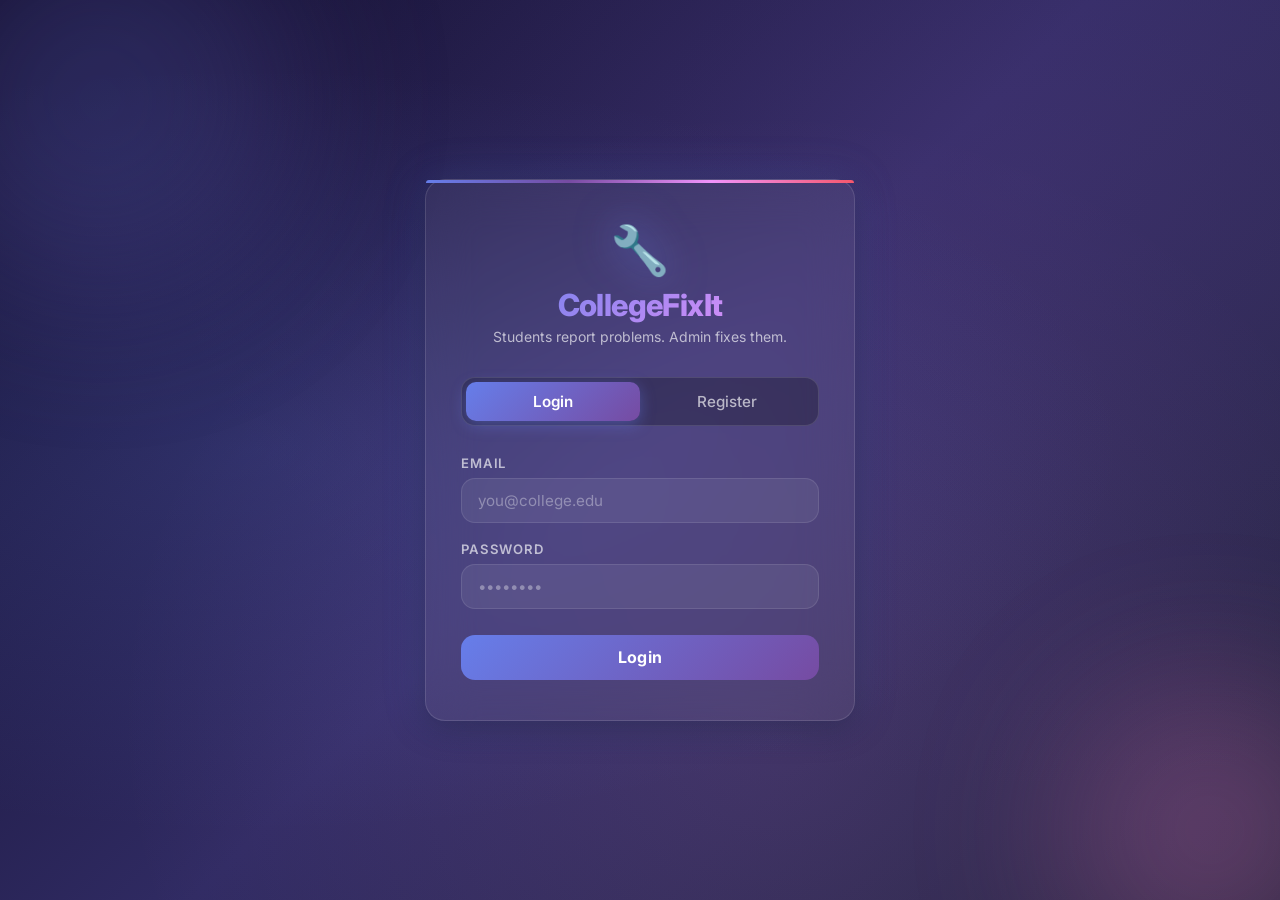
<file: index.html>
<!DOCTYPE html>
<html lang="en">
<head>
  <meta charset="UTF-8" />
  <meta name="viewport" content="width=device-width, initial-scale=1.0"/>
  <title>CollegeFixIt — Login</title>
  <link rel="preconnect" href="https://fonts.googleapis.com" />
  <link rel="preconnect" href="https://fonts.gstatic.com" crossorigin />
  <link href="https://fonts.googleapis.com/css2?family=Inter:wght@400;500;600;700;800&display=swap" rel="stylesheet" />
  <link rel="stylesheet" href="css/style.css" />
</head>
<body class="auth-page">

  <div class="auth-container">
    <div class="auth-logo">
      <span class="logo-icon">🔧</span>
      <h1>CollegeFixIt</h1>
      <p>Students report problems. Admin fixes them.</p>
    </div>

    <!-- Tab Toggle -->
    <div class="auth-tabs">
      <button class="tab-btn active" id="loginTab" onclick="showTab('login')">Login</button>
      <button class="tab-btn" id="registerTab" onclick="showTab('register')">Register</button>
    </div>

    <!-- Login Form -->
    <form class="auth-form" id="loginForm" onsubmit="handleLogin(event)">
      <div class="form-group">
        <label for="loginEmail">Email</label>
        <input type="email" id="loginEmail" placeholder="you@college.edu" required />
      </div>
      <div class="form-group">
        <label for="loginPassword">Password</label>
        <input type="password" id="loginPassword" placeholder="••••••••" required />
      </div>
      <div id="loginError" class="error-msg hidden"></div>
      <button type="submit" class="btn-primary" id="loginBtn">
        <span class="btn-text">Login</span>
        <span class="btn-loader hidden">⏳</span>
      </button>
    </form>

    <!-- Register Form -->
    <form class="auth-form hidden" id="registerForm" onsubmit="handleRegister(event)">
      <div class="form-group">
        <label for="regName">Full Name</label>
        <input type="text" id="regName" placeholder="John Doe" required />
      </div>
      <div class="form-group">
        <label for="regEmail">Email</label>
        <input type="email" id="regEmail" placeholder="you@college.edu" required />
      </div>
      <div class="form-group">
        <label for="regPassword">Password</label>
        <input type="password" id="regPassword" placeholder="••••••••" required minlength="6" />
      </div>
      <div class="form-group">
        <label for="regRole">Role</label>
        <select id="regRole" required>
          <option value="">-- Select Role --</option>
          <option value="student">Student</option>
          <option value="admin">Admin</option>
        </select>
      </div>
      <div id="registerError" class="error-msg hidden"></div>
      <div id="registerSuccess" class="success-msg hidden"></div>
      <button type="submit" class="btn-primary" id="registerBtn">
        <span class="btn-text">Create Account</span>
        <span class="btn-loader hidden">⏳</span>
      </button>
    </form>
  </div>

  <script src="js/api.js"></script>
  <script src="js/auth.js"></script>
</body>
</html>
</file>
<file: css/style.css>
/* =============================================
   CollegeFixIt — Gradient Theme
   ============================================= */

@import url('https://fonts.googleapis.com/css2?family=Inter:wght@400;500;600;700;800&display=swap');

*, *::before, *::after {
  box-sizing: border-box;
  margin: 0;
  padding: 0;
}

:root {
  --grad-1:        #667eea;
  --grad-2:        #764ba2;
  --grad-3:        #f093fb;
  --grad-4:        #f5576c;
  --grad-5:        #4facfe;
  --grad-6:        #00f2fe;

  --primary:       #667eea;
  --primary-dark:  #5a67d8;
  --primary-light: rgba(102,126,234,0.15);

  --success:       #48bb78;
  --success-light: rgba(72,187,120,0.15);
  --warning:       #ed8936;
  --warning-light: rgba(237,137,54,0.15);
  --danger:        #fc5c7d;
  --danger-light:  rgba(252,92,125,0.15);
  --info:          #4facfe;
  --info-light:    rgba(79,172,254,0.15);

  --dark:          #0f0c29;
  --dark-2:        #1a1a2e;
  --dark-3:        #16213e;
  --card-bg:       rgba(255,255,255,0.07);
  --card-border:   rgba(255,255,255,0.12);
  --text-primary:  #ffffff;
  --text-secondary:rgba(255,255,255,0.65);
  --text-muted:    rgba(255,255,255,0.35);

  --radius:        14px;
  --radius-lg:     20px;
  --shadow:        0 8px 32px rgba(0,0,0,0.3);
  --shadow-glow:   0 0 40px rgba(102,126,234,0.25);
  --transition:    all 0.25s cubic-bezier(0.4,0,0.2,1);
}

body {
  font-family: 'Inter', system-ui, sans-serif;
  background: var(--dark);
  color: var(--text-primary);
  min-height: 100vh;
}

.hidden { display: none !important; }

/* ── Scrollbar ── */
::-webkit-scrollbar { width: 6px; height: 6px; }
::-webkit-scrollbar-track { background: transparent; }
::-webkit-scrollbar-thumb { background: rgba(255,255,255,0.2); border-radius: 99px; }

/* =============================================
   ANIMATED BACKGROUND
   ============================================= */

.auth-page,
.dashboard-page {
  background:
    radial-gradient(ellipse at 20% 50%, rgba(102,126,234,0.18) 0%, transparent 60%),
    radial-gradient(ellipse at 80% 20%, rgba(118,75,162,0.18) 0%, transparent 60%),
    radial-gradient(ellipse at 60% 80%, rgba(240,147,251,0.12) 0%, transparent 60%),
    linear-gradient(135deg, #0f0c29 0%, #302b63 50%, #24243e 100%);
  min-height: 100vh;
}

/* Floating orbs */
.auth-page::before,
.auth-page::after {
  content: '';
  position: fixed;
  border-radius: 50%;
  filter: blur(80px);
  opacity: 0.25;
  pointer-events: none;
  animation: float 8s ease-in-out infinite;
}

.auth-page::before {
  width: 400px; height: 400px;
  background: radial-gradient(circle, #667eea, #764ba2);
  top: -100px; left: -100px;
}

.auth-page::after {
  width: 300px; height: 300px;
  background: radial-gradient(circle, #f093fb, #f5576c);
  bottom: -80px; right: -80px;
  animation-delay: -4s;
}

@keyframes float {
  0%, 100% { transform: translateY(0) scale(1); }
  50%       { transform: translateY(-30px) scale(1.05); }
}

/* =============================================
   AUTH PAGE
   ============================================= */

.auth-page {
  display: flex;
  align-items: center;
  justify-content: center;
  padding: 1.5rem;
  position: relative;
}

.auth-container {
  background: rgba(255,255,255,0.06);
  backdrop-filter: blur(24px);
  -webkit-backdrop-filter: blur(24px);
  border: 1px solid rgba(255,255,255,0.12);
  border-radius: var(--radius-lg);
  padding: 2.5rem 2.2rem;
  width: 100%;
  max-width: 430px;
  box-shadow: var(--shadow), var(--shadow-glow);
  position: relative;
  z-index: 1;
}

/* Gradient top border accent */
.auth-container::before {
  content: '';
  position: absolute;
  top: 0; left: 0; right: 0;
  height: 3px;
  background: linear-gradient(90deg, #667eea, #764ba2, #f093fb, #f5576c);
  border-radius: var(--radius-lg) var(--radius-lg) 0 0;
}

.auth-logo {
  text-align: center;
  margin-bottom: 2rem;
}

.auth-logo .logo-icon {
  font-size: 3rem;
  display: block;
  filter: drop-shadow(0 0 20px rgba(102,126,234,0.6));
  animation: pulse-glow 3s ease-in-out infinite;
}

@keyframes pulse-glow {
  0%, 100% { filter: drop-shadow(0 0 20px rgba(102,126,234,0.6)); }
  50%       { filter: drop-shadow(0 0 35px rgba(240,147,251,0.8)); }
}

.auth-logo h1 {
  font-size: 1.9rem;
  font-weight: 800;
  background: linear-gradient(135deg, #667eea, #f093fb);
  -webkit-background-clip: text;
  -webkit-text-fill-color: transparent;
  background-clip: text;
  margin-top: 0.5rem;
  letter-spacing: -0.02em;
}

.auth-logo p {
  color: var(--text-secondary);
  font-size: 0.875rem;
  margin-top: 0.3rem;
}

/* Tabs */
.auth-tabs {
  display: flex;
  background: rgba(0,0,0,0.25);
  border: 1px solid var(--card-border);
  border-radius: var(--radius);
  padding: 4px;
  margin-bottom: 1.8rem;
}

.tab-btn {
  flex: 1;
  padding: 0.65rem;
  border: none;
  background: transparent;
  border-radius: 10px;
  font-size: 0.95rem;
  font-weight: 500;
  cursor: pointer;
  color: var(--text-secondary);
  transition: var(--transition);
  font-family: inherit;
}

.tab-btn.active {
  background: linear-gradient(135deg, #667eea, #764ba2);
  color: #fff;
  font-weight: 600;
  box-shadow: 0 4px 15px rgba(102,126,234,0.4);
}

/* =============================================
   FORMS
   ============================================= */

.form-group {
  margin-bottom: 1.1rem;
}

.form-group label {
  display: block;
  font-size: 0.82rem;
  font-weight: 600;
  color: var(--text-secondary);
  margin-bottom: 0.45rem;
  text-transform: uppercase;
  letter-spacing: 0.06em;
}

.form-group input,
.form-group select,
.form-group textarea {
  width: 100%;
  padding: 0.75rem 1rem;
  background: rgba(255,255,255,0.07);
  border: 1.5px solid rgba(255,255,255,0.1);
  border-radius: var(--radius);
  font-size: 0.95rem;
  color: var(--text-primary);
  transition: var(--transition);
  outline: none;
  font-family: inherit;
}

.form-group input::placeholder,
.form-group textarea::placeholder {
  color: var(--text-muted);
}

.form-group select option {
  background: #302b63;
  color: #fff;
}

.form-group input:focus,
.form-group select:focus,
.form-group textarea:focus {
  border-color: #667eea;
  background: rgba(102,126,234,0.1);
  box-shadow: 0 0 0 3px rgba(102,126,234,0.2);
}

.form-group textarea {
  resize: vertical;
  min-height: 85px;
}

/* Buttons */
.btn-primary {
  width: 100%;
  padding: 0.8rem;
  background: linear-gradient(135deg, #667eea 0%, #764ba2 100%);
  color: #fff;
  border: none;
  border-radius: var(--radius);
  font-size: 1rem;
  font-weight: 700;
  cursor: pointer;
  transition: var(--transition);
  margin-top: 0.5rem;
  font-family: inherit;
  letter-spacing: 0.02em;
  position: relative;
  overflow: hidden;
}

.btn-primary::after {
  content: '';
  position: absolute;
  inset: 0;
  background: linear-gradient(135deg, rgba(255,255,255,0.15), transparent);
  opacity: 0;
  transition: opacity 0.2s;
}

.btn-primary:hover {
  transform: translateY(-2px);
  box-shadow: 0 8px 25px rgba(102,126,234,0.5);
}

.btn-primary:hover::after { opacity: 1; }
.btn-primary:active { transform: translateY(0); }
.btn-primary:disabled { opacity: 0.5; cursor: not-allowed; transform: none; }

.btn-secondary {
  padding: 0.65rem 1.3rem;
  background: rgba(255,255,255,0.08);
  color: var(--text-primary);
  border: 1px solid var(--card-border);
  border-radius: var(--radius);
  font-size: 0.9rem;
  font-weight: 500;
  cursor: pointer;
  transition: var(--transition);
  font-family: inherit;
}

.btn-secondary:hover {
  background: rgba(255,255,255,0.14);
  border-color: rgba(255,255,255,0.25);
}

/* Messages */
.error-msg {
  background: var(--danger-light);
  border: 1px solid rgba(252,92,125,0.3);
  color: #fc5c7d;
  border-radius: var(--radius);
  padding: 0.65rem 1rem;
  font-size: 0.875rem;
  margin-bottom: 0.75rem;
}

.success-msg {
  background: var(--success-light);
  border: 1px solid rgba(72,187,120,0.3);
  color: #68d391;
  border-radius: var(--radius);
  padding: 0.65rem 1rem;
  font-size: 0.875rem;
  margin-bottom: 0.75rem;
}

/* =============================================
   NAVBAR
   ============================================= */

.navbar {
  background: rgba(15,12,41,0.8);
  backdrop-filter: blur(20px);
  -webkit-backdrop-filter: blur(20px);
  border-bottom: 1px solid rgba(255,255,255,0.08);
  padding: 0 2rem;
  height: 64px;
  display: flex;
  align-items: center;
  justify-content: space-between;
  position: sticky;
  top: 0;
  z-index: 100;
}

.nav-brand {
  font-size: 1.25rem;
  font-weight: 800;
  background: linear-gradient(135deg, #667eea, #f093fb);
  -webkit-background-clip: text;
  -webkit-text-fill-color: transparent;
  background-clip: text;
  display: flex;
  align-items: center;
  gap: 0.5rem;
  letter-spacing: -0.02em;
}

.nav-right {
  display: flex;
  align-items: center;
  gap: 0.85rem;
}

.nav-user {
  font-size: 0.9rem;
  color: var(--text-secondary);
  font-weight: 500;
}

.nav-badge {
  background: linear-gradient(135deg, #667eea, #764ba2);
  color: #fff;
  padding: 0.22rem 0.8rem;
  border-radius: 999px;
  font-size: 0.75rem;
  font-weight: 700;
  text-transform: uppercase;
  letter-spacing: 0.07em;
  box-shadow: 0 2px 10px rgba(102,126,234,0.4);
}

.btn-logout {
  padding: 0.42rem 1rem;
  background: transparent;
  color: #fc5c7d;
  border: 1.5px solid rgba(252,92,125,0.4);
  border-radius: var(--radius);
  font-size: 0.85rem;
  font-weight: 600;
  cursor: pointer;
  transition: var(--transition);
  font-family: inherit;
}

.btn-logout:hover {
  background: var(--danger-light);
  border-color: #fc5c7d;
}

/* =============================================
   DASHBOARD LAYOUT
   ============================================= */

.container {
  max-width: 1240px;
  margin: 0 auto;
  padding: 2rem 1.5rem;
}

.card {
  background: rgba(255,255,255,0.05);
  backdrop-filter: blur(16px);
  -webkit-backdrop-filter: blur(16px);
  border: 1px solid rgba(255,255,255,0.1);
  border-radius: var(--radius-lg);
  padding: 1.6rem;
  margin-bottom: 1.5rem;
  box-shadow: var(--shadow);
  position: relative;
  overflow: hidden;
}

/* Subtle gradient shimmer on cards */
.card::before {
  content: '';
  position: absolute;
  top: 0; left: 0; right: 0;
  height: 1px;
  background: linear-gradient(90deg, transparent, rgba(255,255,255,0.2), transparent);
}

.card h2 {
  font-size: 1.05rem;
  font-weight: 700;
  color: var(--text-primary);
  margin-bottom: 1.3rem;
  display: flex;
  align-items: center;
  gap: 0.5rem;
}

.section-header {
  display: flex;
  align-items: center;
  justify-content: space-between;
  margin-bottom: 1.3rem;
}

.section-header h2 { margin-bottom: 0; }

.btn-refresh {
  background: rgba(255,255,255,0.07);
  border: 1px solid rgba(255,255,255,0.12);
  color: var(--text-secondary);
  padding: 0.38rem 0.9rem;
  border-radius: 8px;
  font-size: 0.83rem;
  cursor: pointer;
  transition: var(--transition);
  font-family: inherit;
}

.btn-refresh:hover {
  background: rgba(102,126,234,0.2);
  border-color: rgba(102,126,234,0.4);
  color: #fff;
}

/* =============================================
   STATS ROW
   ============================================= */

.stats-row {
  display: grid;
  grid-template-columns: repeat(auto-fit, minmax(160px, 1fr));
  gap: 1rem;
  margin-bottom: 1.5rem;
}

.stat-card {
  border-radius: var(--radius-lg);
  padding: 1.4rem 1.5rem;
  display: flex;
  flex-direction: column;
  gap: 0.4rem;
  position: relative;
  overflow: hidden;
  border: 1px solid rgba(255,255,255,0.1);
  box-shadow: var(--shadow);
}

.stat-card::after {
  content: '';
  position: absolute;
  bottom: -20px; right: -20px;
  width: 80px; height: 80px;
  border-radius: 50%;
  opacity: 0.15;
}

.stat-card.total {
  background: linear-gradient(135deg, rgba(102,126,234,0.25), rgba(118,75,162,0.25));
}
.stat-card.total::after { background: #667eea; }

.stat-card.pending {
  background: linear-gradient(135deg, rgba(237,137,54,0.2), rgba(245,87,108,0.2));
}
.stat-card.pending::after { background: #ed8936; }

.stat-card.progress {
  background: linear-gradient(135deg, rgba(79,172,254,0.2), rgba(0,242,254,0.2));
}
.stat-card.progress::after { background: #4facfe; }

.stat-card.resolved {
  background: linear-gradient(135deg, rgba(72,187,120,0.2), rgba(56,178,172,0.2));
}
.stat-card.resolved::after { background: #48bb78; }

.stat-card .stat-label {
  font-size: 0.75rem;
  color: var(--text-secondary);
  font-weight: 600;
  text-transform: uppercase;
  letter-spacing: 0.07em;
}

.stat-card .stat-value {
  font-size: 2.2rem;
  font-weight: 800;
  line-height: 1;
}

.stat-card.total    .stat-value { color: #a5b4fc; }
.stat-card.pending  .stat-value { color: #fbd38d; }
.stat-card.progress .stat-value { color: #90cdf4; }
.stat-card.resolved .stat-value { color: #9ae6b4; }

/* =============================================
   ADMIN GRID
   ============================================= */

.admin-grid {
  display: grid;
  grid-template-columns: 300px 1fr;
  gap: 1.5rem;
  align-items: start;
}

@media (max-width: 960px) {
  .admin-grid { grid-template-columns: 1fr; }
}

.chart-card { position: sticky; top: 80px; }

.chart-wrap {
  position: relative;
  height: 250px;
  display: flex;
  align-items: center;
  justify-content: center;
}

/* =============================================
   TABLE
   ============================================= */

.table-wrap { overflow-x: auto; }

table {
  width: 100%;
  border-collapse: collapse;
  font-size: 0.88rem;
}

thead tr {
  border-bottom: 1px solid rgba(255,255,255,0.1);
}

thead th {
  padding: 0.75rem 1rem;
  text-align: left;
  font-weight: 600;
  color: var(--text-muted);
  font-size: 0.75rem;
  text-transform: uppercase;
  letter-spacing: 0.07em;
  white-space: nowrap;
}

tbody tr {
  border-bottom: 1px solid rgba(255,255,255,0.05);
  transition: background 0.15s;
}

tbody tr:hover {
  background: rgba(102,126,234,0.08);
}

tbody tr:last-child { border-bottom: none; }

tbody td {
  padding: 0.9rem 1rem;
  color: var(--text-primary);
  vertical-align: middle;
}

tbody td strong {
  font-weight: 600;
  color: #fff;
}

.desc-cell {
  color: var(--text-secondary) !important;
  max-width: 220px;
  white-space: nowrap;
  overflow: hidden;
  text-overflow: ellipsis;
}

/* Status Badges */
.badge {
  display: inline-block;
  padding: 0.28rem 0.75rem;
  border-radius: 999px;
  font-size: 0.75rem;
  font-weight: 700;
  text-transform: uppercase;
  letter-spacing: 0.05em;
  border: 1px solid transparent;
}

.badge-pending  {
  background: rgba(237,137,54,0.15);
  color: #fbd38d;
  border-color: rgba(237,137,54,0.3);
}
.badge-progress {
  background: rgba(79,172,254,0.15);
  color: #90cdf4;
  border-color: rgba(79,172,254,0.3);
}
.badge-resolved {
  background: rgba(72,187,120,0.15);
  color: #9ae6b4;
  border-color: rgba(72,187,120,0.3);
}

/* Change Status Button */
.btn-status {
  padding: 0.38rem 0.85rem;
  background: rgba(102,126,234,0.15);
  color: #a5b4fc;
  border: 1px solid rgba(102,126,234,0.3);
  border-radius: 8px;
  font-size: 0.8rem;
  font-weight: 600;
  cursor: pointer;
  transition: var(--transition);
  white-space: nowrap;
  font-family: inherit;
}

.btn-status:hover {
  background: rgba(102,126,234,0.3);
  border-color: rgba(102,126,234,0.6);
  color: #fff;
  transform: translateY(-1px);
}

/* =============================================
   LOADER
   ============================================= */

.loader-wrap {
  display: flex;
  justify-content: center;
  padding: 2.5rem;
}

.loader {
  width: 38px;
  height: 38px;
  border: 3px solid rgba(255,255,255,0.1);
  border-top-color: #667eea;
  border-radius: 50%;
  animation: spin 0.7s linear infinite;
}

@keyframes spin { to { transform: rotate(360deg); } }

/* =============================================
   EMPTY STATE
   ============================================= */

.empty-state {
  text-align: center;
  padding: 3rem 1rem;
  color: var(--text-muted);
}

.empty-state span { font-size: 2.8rem; }
.empty-state p    { margin-top: 0.6rem; font-size: 0.95rem; }

/* =============================================
   MODAL
   ============================================= */

.modal-overlay {
  position: fixed;
  inset: 0;
  background: rgba(0,0,0,0.6);
  backdrop-filter: blur(6px);
  display: flex;
  align-items: center;
  justify-content: center;
  z-index: 999;
  padding: 1rem;
}

.modal {
  background: rgba(30,27,75,0.95);
  backdrop-filter: blur(24px);
  border: 1px solid rgba(255,255,255,0.12);
  border-radius: var(--radius-lg);
  padding: 2rem;
  width: 100%;
  max-width: 390px;
  box-shadow: 0 25px 60px rgba(0,0,0,0.5), var(--shadow-glow);
  position: relative;
}

.modal::before {
  content: '';
  position: absolute;
  top: 0; left: 0; right: 0;
  height: 3px;
  background: linear-gradient(90deg, #667eea, #764ba2, #f093fb);
  border-radius: var(--radius-lg) var(--radius-lg) 0 0;
}

.modal h3 {
  font-size: 1.2rem;
  font-weight: 700;
  margin-bottom: 0.5rem;
  color: #fff;
}

.modal p {
  color: var(--text-secondary);
  font-size: 0.9rem;
  margin-bottom: 1.3rem;
}

.modal-actions {
  display: flex;
  gap: 0.75rem;
  justify-content: flex-end;
  margin-top: 1.3rem;
}

.modal-actions .btn-primary {
  width: auto;
  padding: 0.65rem 1.5rem;
  margin-top: 0;
}

/* =============================================
   RESPONSIVE
   ============================================= */

@media (max-width: 600px) {
  .navbar { padding: 0 1rem; }
  .container { padding: 1rem; }
  .card { padding: 1.2rem; }
  .nav-user { display: none; }
  .stats-row { grid-template-columns: 1fr 1fr; }
}

/* =============================================
   WELCOME BANNER
   ============================================= */

.welcome-banner {
  background: linear-gradient(135deg, rgba(102,126,234,0.2), rgba(118,75,162,0.2));
  border: 1px solid rgba(102,126,234,0.25);
  border-radius: var(--radius-lg);
  padding: 1.4rem 1.8rem;
  margin-bottom: 1.5rem;
  display: flex;
  align-items: center;
  justify-content: space-between;
}

.welcome-banner h2 {
  font-size: 1.3rem;
  font-weight: 700;
  color: #fff;
  margin-bottom: 0.2rem;
}

.welcome-banner p {
  color: var(--text-secondary);
  font-size: 0.875rem;
}

/* =============================================
   SUMMARY STRIP
   ============================================= */

.summary-strip {
  display: flex;
  flex-wrap: wrap;
  gap: 0.6rem;
  margin-bottom: 1.2rem;
}

.sum-item {
  padding: 0.35rem 0.9rem;
  border-radius: 999px;
  font-size: 0.8rem;
  font-weight: 600;
  border: 1px solid transparent;
}

.sum-total    { background: rgba(102,126,234,0.15); color: #a5b4fc; border-color: rgba(102,126,234,0.3); }
.sum-pending  { background: rgba(237,137,54,0.15);  color: #fbd38d; border-color: rgba(237,137,54,0.3); }
.sum-progress { background: rgba(79,172,254,0.15);  color: #90cdf4; border-color: rgba(79,172,254,0.3); }
.sum-resolved { background: rgba(72,187,120,0.15);  color: #9ae6b4; border-color: rgba(72,187,120,0.3); }
</file>
